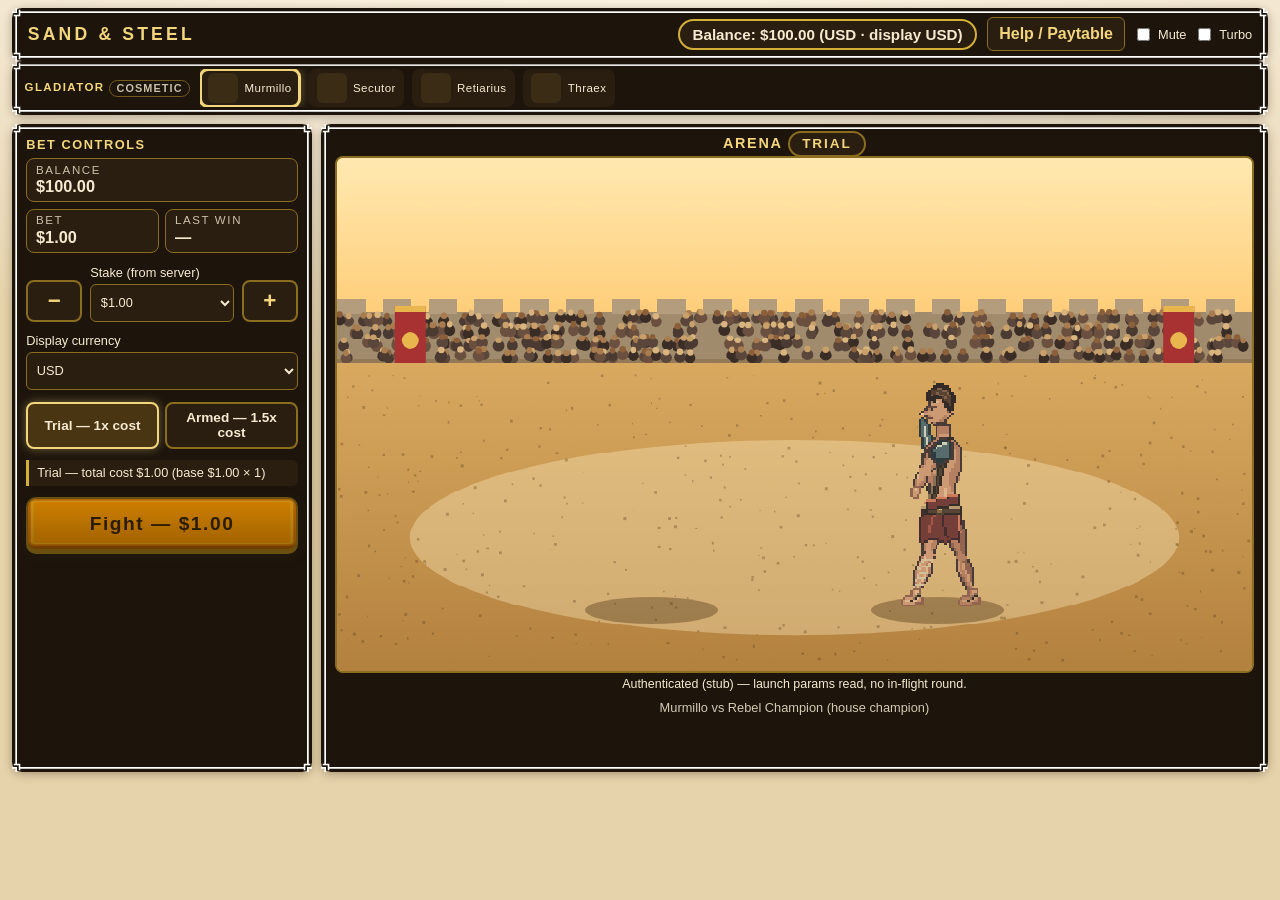
<file: index.html>
<!DOCTYPE html><html><head><meta charset="utf-8"><meta http-equiv="refresh" content="0; url=client/index.html"><title>SAND &amp; STEEL — playable demo</title></head><body style="background:#14100b;color:#d9a960;font-family:sans-serif;text-align:center;padding-top:20vh"><p>Loading the arena… <a style="color:#ffd97a" href="client/index.html">tap here if it doesn't load</a></p></body></html>
</file>
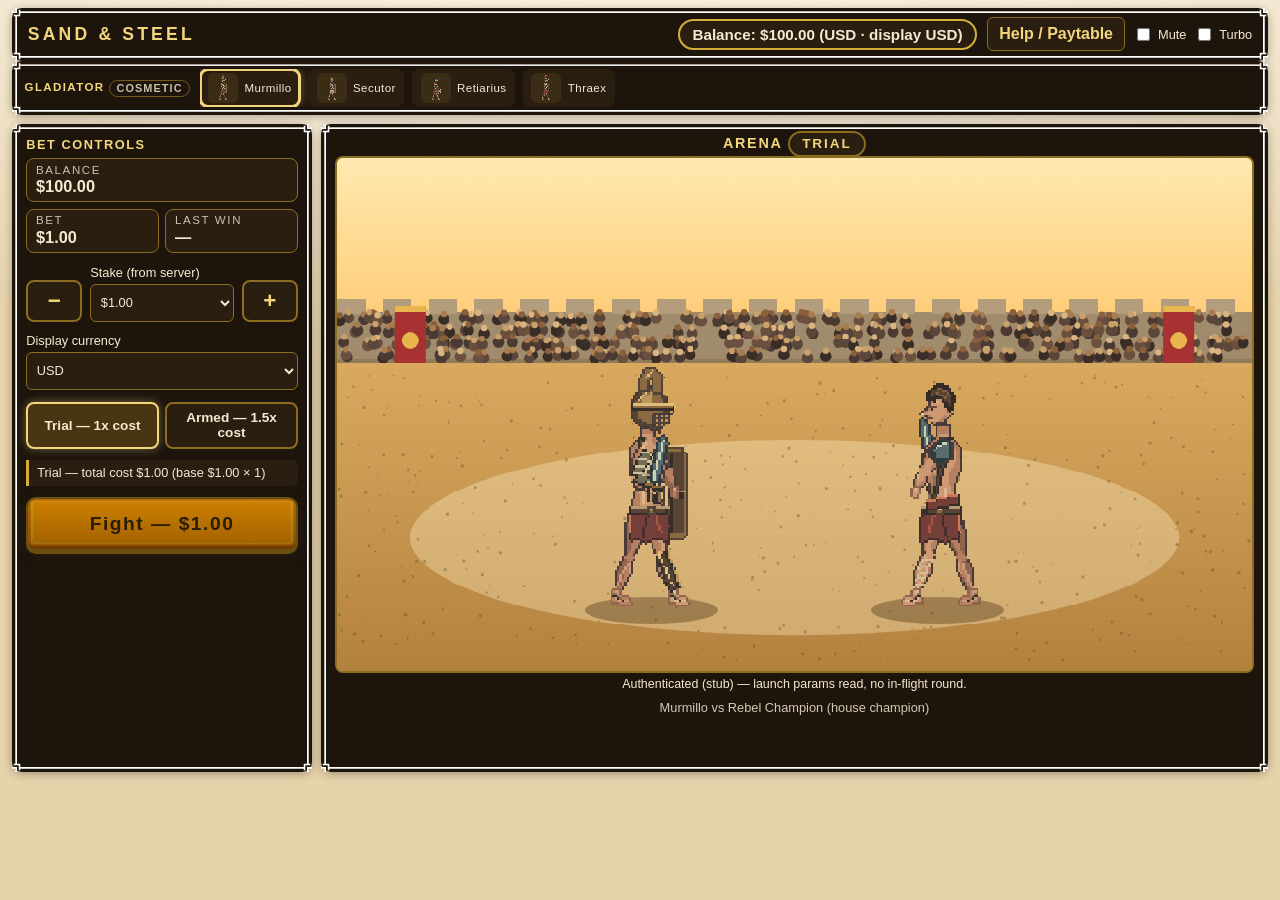
<file: client/index.html>
<!DOCTYPE html>
<html lang="en">
<head>
  <meta charset="utf-8" />
  <meta name="viewport" content="width=device-width, initial-scale=1" />
  <title>SAND &amp; STEEL</title>
  <link rel="icon" href="data:," />
  <link rel="stylesheet" href="./style.css" />
</head>
<body>
  <div id="page">
    <header id="topbar" class="panel">
      <div class="brand">
        <h1>SAND &amp; STEEL</h1>
        <p class="tagline">Gladiator arena casino</p>
      </div>
      <p id="balance" class="balance-pill">Balance: —</p>
      <div class="top-actions">
        <button id="help-open" type="button" class="btn-small">Help / Paytable</button>
        <label class="mute"><input id="mute" type="checkbox" /> Mute</label>
        <label class="mute"><input id="turbo" type="checkbox" /> Turbo</label>
      </div>
    </header>

    <section id="auth-error" class="panel" hidden>
      <p><strong>Could not connect to the game server.</strong></p>
      <p id="auth-error-text"></p>
      <p>No balance is shown because no balance was received — check your
        connection and try again.</p>
      <button id="auth-retry" type="button" class="btn-small">Retry</button>
    </section>

    <section id="resume" class="panel" hidden>
      <p id="resume-text"></p>
      <button id="resume-go" type="button" class="btn-small">Replay &amp; settle from record</button>
      <p id="resume-note"></p>
    </section>

    <!-- Single-screen desktop: slim fighter strip across the top, then one
         row: [bet control deck side panel | ARENA hero]. Mobile portrait
         (max-width:700px) keeps the stacked order (arena, strip, deck) and
         follows mockup A (betting) / mockup C (mid-fight). All game IDs
         unchanged (app.js contract). -->
    <main id="layout" class="casino">
      <div id="center">
        <section id="fighters" class="panel" aria-label="Choose your gladiator">
          <h2>Gladiator <span class="cosmetic-tag">cosmetic</span></h2>
          <div id="fighter-cards"></div>
          <p class="hint">Looks only — never sent to the RGS.</p>
        </section>

        <section id="stage" class="panel" aria-label="Arena">
          <h2>Arena <span id="mode-tag" class="trial">TRIAL</span></h2>
          <div id="arena-wrap">
            <canvas id="arena" width="960" height="540"
              aria-label="Arena bout between your gladiator and the house champion"></canvas>
            <div id="banner" hidden></div>
            <!-- Mobile: slim icon strip overlaid at the arena's bottom edge
                 (mute / turbo / help). Hidden on desktop, where these live
                 in the top bar. -->
            <div id="icon-strip" aria-label="Arena controls">
              <button type="button" class="icon-btn" id="icon-mute" aria-label="Mute" title="Mute">
                <svg viewBox="0 0 24 24"><path d="M3 9v6h4l5 4V5L8 9H3z"/><path d="M10 3L5 5l5 6M16 3L11 5l5 6z"/></svg>
              </button>
              <button type="button" class="icon-btn" id="icon-turbo" aria-label="Turbo" title="Turbo">
                <svg viewBox="0 0 24 24"><path d="M8 5l14 7L8 19z"/></svg>
              </button>
              <button type="button" class="icon-btn" id="icon-help" aria-label="Help / Paytable" title="Help">
                <svg viewBox="0 0 24 24"><circle cx="12" cy="12" r="9"/><path d="M12 11v6"/><circle cx="12" cy="7.5" r="0.5"/></svg>
              </button>
            </div>
          </div>
          <p id="status" role="status">Booting…</p>
          <p id="versus" aria-live="polite"></p>
          <p id="stage-line" aria-live="polite"></p>
          <p id="result" aria-live="polite"></p>
        </section>

        <section id="betpanel" class="panel" aria-label="Bet control deck">
          <h2>Bet controls</h2>
          <div id="deck-meters" aria-live="polite">
            <div class="meter wide"><span class="mlabel">Balance</span><strong id="deck-balance">—</strong></div>
            <div class="meter"><span class="mlabel">Bet</span><strong id="deck-bet">—</strong></div>
            <div class="meter"><span class="mlabel">Last win</span><strong id="deck-win">—</strong></div>
          </div>
          <div id="deck-controls">
            <div class="stepper" role="group" aria-label="Bet amount">
              <button id="bet-minus" type="button" class="step-btn" aria-label="Decrease bet">−</button>
              <label class="field stake-field">Stake (from server)
                <select id="stake"></select>
              </label>
              <button id="bet-plus" type="button" class="step-btn" aria-label="Increase bet">+</button>
            </div>
            <label class="field">Display currency
              <select id="currency">
                <option value="USD">USD</option>
                <option value="EUR">EUR</option>
                <option value="GBP">GBP</option>
                <option value="JPY">JPY</option>
                <option value="MXN">MXN</option>
                <option value="AUD">AUD</option>
              </select>
            </label>
            <div class="row" role="group" aria-label="Bout mode">
              <button id="mode-trial" type="button" class="mode-btn">Trial</button>
              <button id="mode-armed" type="button" class="mode-btn">Armed</button>
            </div>
            <p id="cost-line" class="cost">—</p>
            <div id="armed-confirm" hidden>
              <p id="armed-confirm-text"></p>
              <button id="armed-yes" type="button" class="btn-small">Confirm Armed Bout</button>
              <button id="armed-no" type="button" class="btn-small">Cancel</button>
            </div>
          </div>
          <button id="bet" type="button" class="bet-btn">Fight</button>

          <!-- Mobile portrait deck (mockup A): segmented Trial/Armed toggle,
               bet-amount row (½ • amount • 2x), one big full-width FIGHT
               button, compact balance / last-win row. Hidden on desktop. -->
          <div id="deck-mobile">
            <div class="seg" role="group" aria-label="Bout mode"></div>
            <div class="bet-row" role="group" aria-label="Bet amount">
              <button type="button" class="step" id="bet-half">&frac12;</button>
              <div class="amount" id="bet-amount">$1.00</div>
              <button type="button" class="step" id="bet-double">2x</button>
            </div>
            <div class="meta">
              <div>BALANCE<strong id="deck-balance-mobile">—</strong></div>
              <div class="win">LAST WIN<strong id="deck-win-mobile">—</strong></div>
            </div>
          </div>
        </section>

        <!-- Mobile fight-mode status bar (mockup C): round #, balance,
             result text, HP pips. Shown only while a bout is active. -->
        <div id="statusbar">
          <div class="row"><span>ROUND</span><span id="sb-round" class="bal">—</span><span>BALANCE</span><span id="sb-balance" class="bal">—</span></div>
          <div class="status" id="sb-status">—</div>
          <div class="hp" id="sb-hp"></div>
        </div>
      </div>
    </main>

    <div id="help-overlay" hidden>
      <div id="help-dialog" class="panel" role="dialog" aria-modal="true" aria-labelledby="help-title">
        <h2 id="help-title">Paytable &amp; rules</h2>
        <div id="help-body"></div>
        <button id="help-close" type="button" class="btn-small">Close</button>
      </div>
    </div>

  </div>
  <script src="../math/bout.js"></script>
  <script src="./clips.js"></script>
  <script src="./arena.js"></script>
  <script src="./sprites.js"></script>
  <script src="./choreography.js"></script>
  <script src="./rgs-client.js"></script>
  <script src="./audio.js"></script>
  <script src="./juice.js"></script>
  <script src="./app.js"></script>
</body>

</html>
</file>
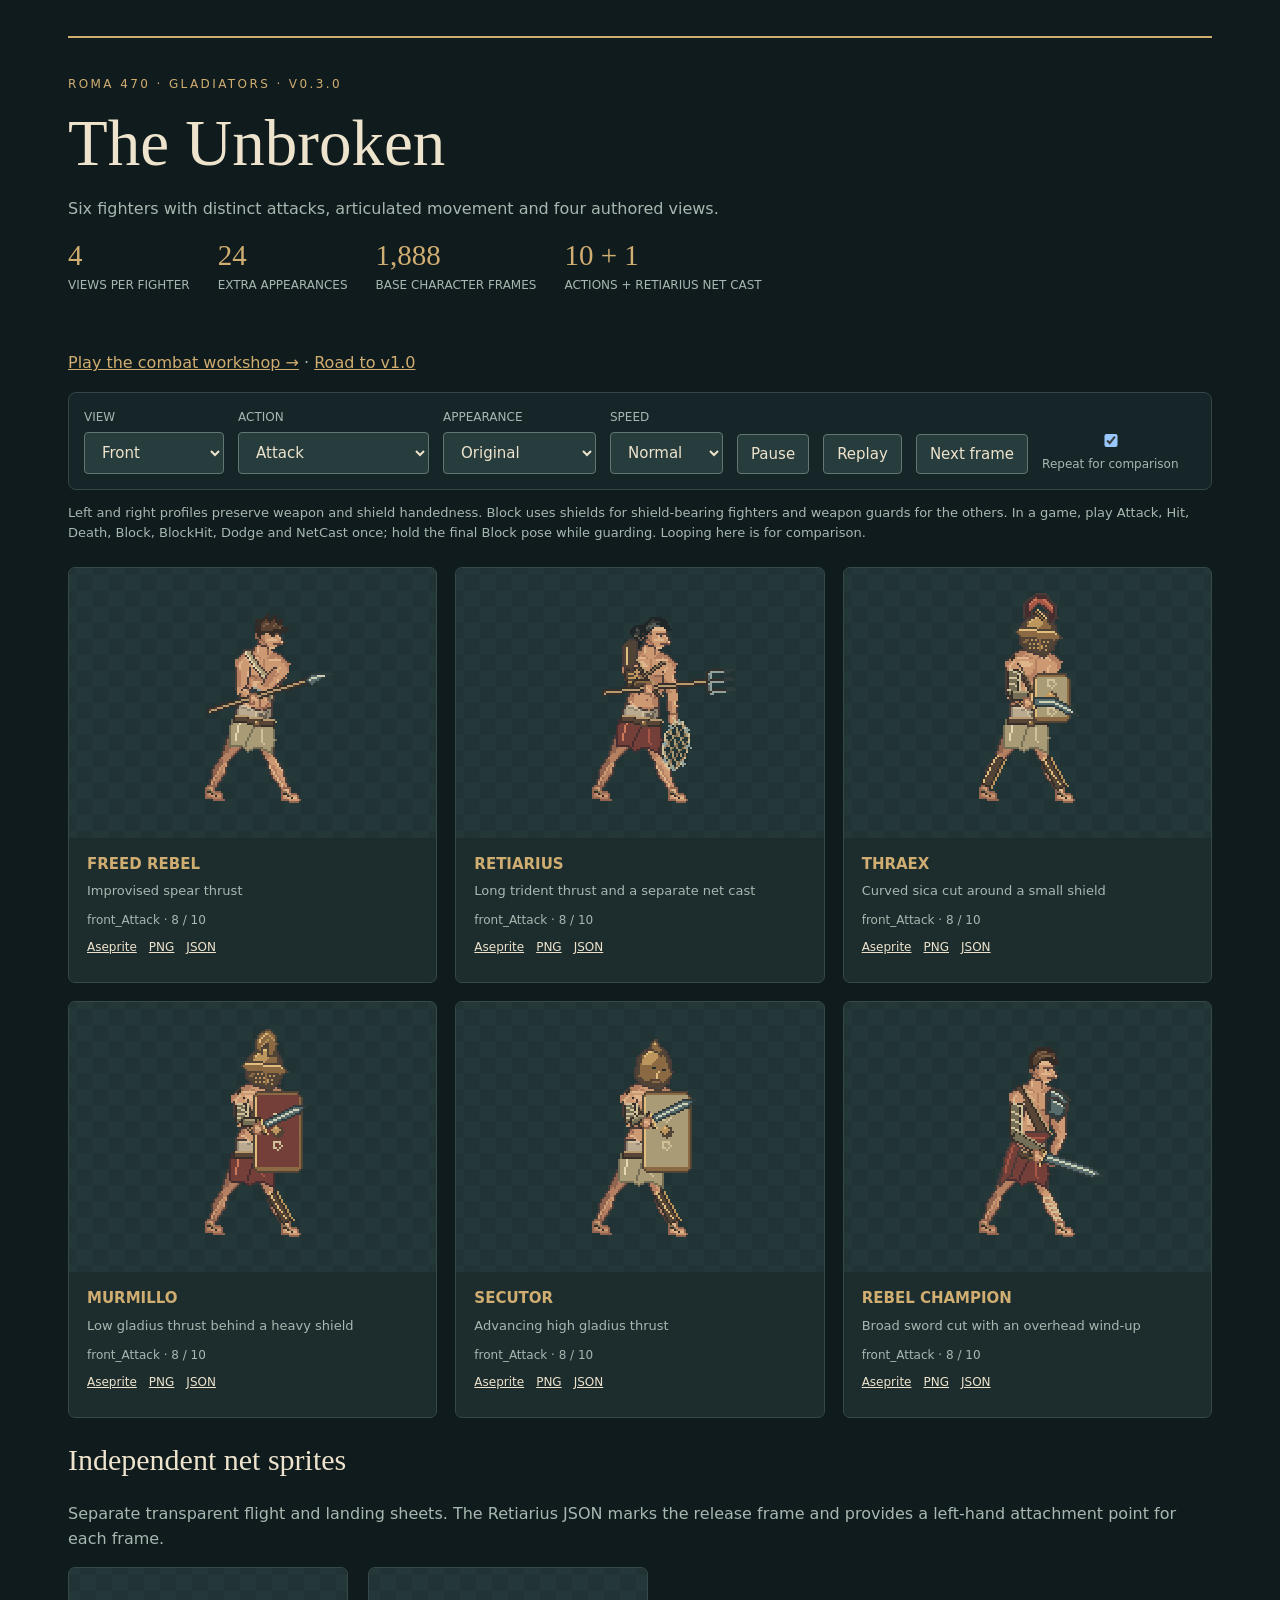
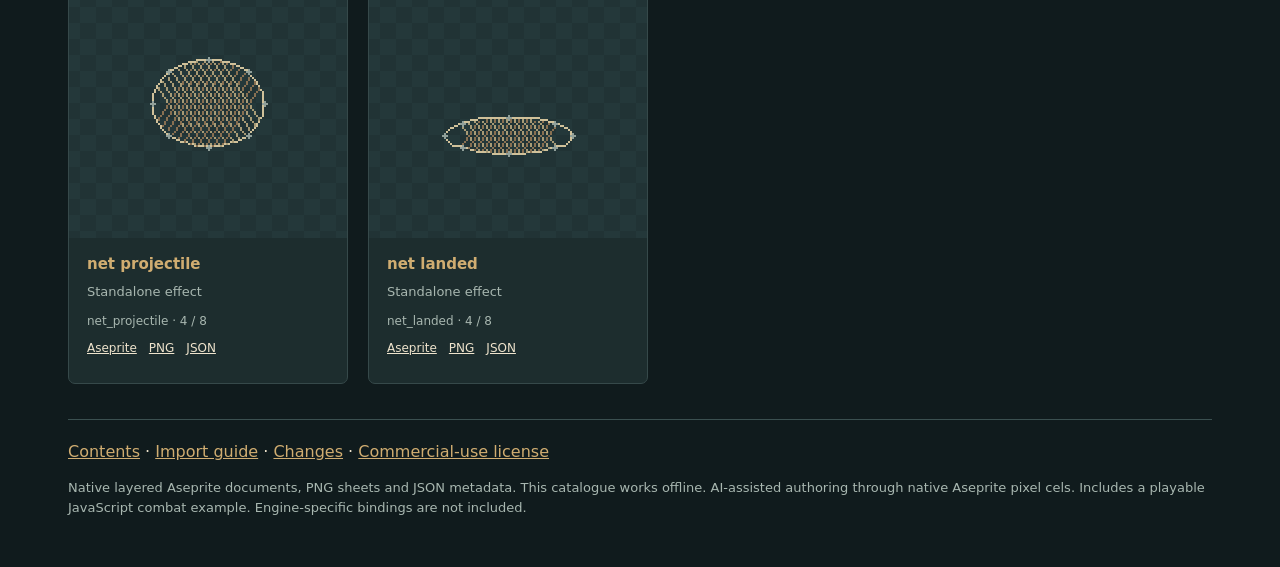
<file: assets/fighters/ROMA470_Gladiators_v0.3.0/index.html>
<!doctype html>
<html lang="en"><meta charset="utf-8"><meta name="viewport" content="width=device-width,initial-scale=1">
<title>The Unbroken — Gladiators v0.3.0</title>
<style>
:root{color-scheme:dark;--bg:#101b1d;--panel:#1d2d2e;--ink:#eee3cc;--gold:#d0ad71;--muted:#a8b7b0}*{box-sizing:border-box}body{margin:0;background:var(--bg);color:var(--ink);font:16px/1.55 system-ui,sans-serif}main{max-width:1200px;margin:auto;padding:36px 28px}header{border-top:2px solid var(--gold);padding:25px 0 20px}h1{font:clamp(36px,6vw,65px) Georgia;margin:4px 0 12px}h2{font:30px Georgia}p{color:var(--muted)}.eyebrow{font-size:12px;letter-spacing:.2em;color:var(--gold)}.controls{position:sticky;top:0;z-index:2;display:flex;flex-wrap:wrap;gap:14px;align-items:end;padding:15px;background:#172629f5;border:1px solid #344647;border-radius:8px}label{display:grid;gap:5px;font-size:12px;color:var(--muted)}select,button{font:15px system-ui;padding:10px 13px;background:#273c3d;border:1px solid #627774;color:var(--ink);border-radius:4px}button{cursor:pointer}button:hover{border-color:var(--gold)}.grid{display:grid;grid-template-columns:repeat(3,minmax(0,1fr));gap:18px;margin-top:24px}.card{background:var(--panel);border:1px solid #36494a;border-radius:7px;overflow:hidden}.stage{background:repeating-conic-gradient(#213335 0 25%,#24383a 0 50%) 50%/32px 32px;display:grid;place-items:center;min-height:270px}.stage canvas{width:256px;height:256px;image-rendering:pixelated}.card .info{padding:15px 18px}.info h3{margin:0;color:var(--gold);font-size:15px}.info p{margin:5px 0 10px;font-size:13px}.info a{color:var(--ink);font-size:12px;margin-right:12px}.status{font-variant-numeric:tabular-nums;min-height:21px;font-size:12px;color:var(--muted)}a{color:var(--gold)}.facts{display:flex;gap:28px;flex-wrap:wrap;margin:18px 0}.facts strong{display:block;font:29px Georgia;color:var(--gold)}.facts span{font-size:12px;color:var(--muted)}footer{border-top:1px solid #3b5050;padding-top:20px;margin-top:35px}.note{font-size:13px}.effects{display:flex;gap:20px;flex-wrap:wrap}.effects .card{width:280px}button:focus-visible,select:focus-visible,a:focus-visible{outline:2px solid var(--gold);outline-offset:3px}@media(max-width:850px){.grid{grid-template-columns:repeat(2,minmax(0,1fr))}}@media(max-width:540px){main{padding:20px 14px}.grid{grid-template-columns:1fr}.controls{position:static}.stage{min-height:260px}}
</style>
<main><header><p class="eyebrow">ROMA 470 · GLADIATORS · V0.3.0</p><h1>The Unbroken</h1><p>Six fighters with distinct attacks, articulated movement and four authored views.</p><div class="facts"><div><strong>4</strong><span>VIEWS PER FIGHTER</span></div><div><strong>24</strong><span>EXTRA APPEARANCES</span></div><div><strong>1,888</strong><span>BASE CHARACTER FRAMES</span></div><div><strong>10 + 1</strong><span>ACTIONS + RETIARIUS NET CAST</span></div></div></header>
<p><a href="CombatDemo/index.html">Play the combat workshop →</a> · <a href="V1_RELEASE_CHECKLIST.md">Road to v1.0</a></p>
<div class="controls"><label>VIEW<select id="view"><option value="front">Front</option><option value="rear">Rear</option><option value="right">Right profile</option><option value="left">Left profile</option></select></label><label>ACTION<select id="action"></select></label><label>APPEARANCE<select id="appearance"><option value="0">Original</option><option value="1">Appearance 1</option><option value="2">Appearance 2</option><option value="3">Appearance 3</option><option value="4">Appearance 4</option></select></label><label>SPEED<select id="speed"><option value="0.5">½ speed</option><option value="1" selected>Normal</option></select></label><button id="play">Pause</button><button id="restart">Replay</button><button id="step">Next frame</button><label><input id="repeat" type="checkbox" checked> Repeat for comparison</label></div>
<p class="note">Left and right profiles preserve weapon and shield handedness. Block uses shields for shield-bearing fighters and weapon guards for the others. In a game, play Attack, Hit, Death, Block, BlockHit, Dodge and NetCast once; hold the final Block pose while guarding. Looping here is for comparison.</p>
<section class="grid" id="fighters" aria-label="Animated fighters"></section><h2>Independent net sprites</h2><p>Separate transparent flight and landing sheets. The Retiarius JSON marks the release frame and provides a left-hand attachment point for each frame.</p><section class="effects" id="effects"></section>
<footer><a href="README.md">Contents</a> · <a href="IMPORT_GUIDE.md">Import guide</a> · <a href="CHANGELOG.md">Changes</a> · <a href="LICENSE.txt">Commercial-use license</a><p class="note">Native layered Aseprite documents, PNG sheets and JSON metadata. This catalogue works offline. AI-assisted authoring through native Aseprite pixel cels. Includes a playable JavaScript combat example. Engine-specific bindings are not included.</p></footer></main>
<script src="catalog-data.js"></script><script>
'use strict';
const $=id=>document.getElementById(id),states=[],cache=new Map();let playing=true,last=0;
const actions=['Idle','Walk','Hold','Attack','Hit','Death','Charge','Block','BlockHit','Dodge','NetCast'];
for(const name of actions)$('action').add(new Option(name==='NetCast'?'NetCast (Retiarius)':name,name));$('action').value='Attack';
function picture(src){if(!cache.has(src)){const image=new Image;image.src=src;cache.set(src,image)}return cache.get(src)}
function card(base,parent,effect=false){const el=document.createElement('article');el.className='card';el.innerHTML='<div class="stage"><canvas width="128" height="128" aria-label="'+base.name+' animation"></canvas></div><div class="info"><h3></h3><p class="kind"></p><div class="status"></div><p class="files"></p></div>';parent.append(el);el.querySelector('h3').textContent=base.name.replaceAll('_',' ');const state={base,el,ctx:el.querySelector('canvas').getContext('2d'),effect,at:0,elapsed:0,ended:false};states.push(state);return state}
for(const u of PACK.units)card(u,$('fighters'));for(const e of PACK.effects)card(e,$('effects'),true);
function choose(s){let u=s.base;if(!s.effect&&$('appearance').value!=='0')u=PACK.variants.find(v=>v.baseId===s.base.id&&v.appearance===Number($('appearance').value));s.u=u;s.sheet=picture(u.image);const desired=s.effect?u.id:$('view').value+'_'+$('action').value;s.tag=u.animation.meta.frameTags.find(t=>t.name===desired);s.missing=!s.tag;if(s.missing)s.tag=u.animation.meta.frameTags.find(t=>t.name===$('view').value+'_Idle');s.at=s.tag.from;s.elapsed=0;s.ended=false;s.el.querySelector('.kind').textContent=s.missing?'NetCast is exclusive to Retiarius.':s.effect?'Standalone effect':u.appearance?'Appearance '+u.appearance+' · '+['Light','Warm','Medium','Dark'][u.skin-1]+' skin':u.role;s.el.querySelector('.files').innerHTML='<a href="'+u.source+'">Aseprite</a><a href="'+u.image+'">PNG</a><a href="'+u.data+'">JSON</a>';draw(s)}
function draw(s){const f=s.u.animation.frames[s.at],c=s.ctx;c.clearRect(0,0,128,128);c.imageSmoothingEnabled=false;if(s.sheet.complete&&s.sheet.naturalWidth)c.drawImage(s.sheet,f.frame.x,f.frame.y,128,128,0,0,128,128);const event=(s.u.animation.meta.events||[]).find(e=>e.frame===s.at);s.el.querySelector('.status').textContent=s.tag.name+' · '+(s.at-s.tag.from+1)+' / '+(s.tag.to-s.tag.from+1)+(event?' · '+event.event:'')}
function tick(time){const delta=Math.min(time-last,120)*Number($('speed').value);last=time;for(const s of states){if(playing&&!s.ended&&!s.missing){s.elapsed+=delta;while(s.elapsed>=s.u.animation.frames[s.at].duration){s.elapsed-=s.u.animation.frames[s.at].duration;if(s.at<s.tag.to)s.at++;else if($('repeat').checked||s.tag.loop)s.at=s.tag.from;else{s.ended=true;break}}}draw(s)}requestAnimationFrame(tick)}
function reset(){for(const s of states)choose(s);playing=true;$('play').textContent='Pause'}
for(const id of ['view','action','appearance'])$(id).onchange=reset;$('restart').onclick=reset;$('play').onclick=()=>{playing=!playing;$('play').textContent=playing?'Pause':'Play'};$('step').onclick=()=>{playing=false;$('play').textContent='Play';for(const s of states){s.at=s.at===s.tag.to?s.tag.from:s.at+1;draw(s)}};reset();requestAnimationFrame(tick);
</script></html>
</file>
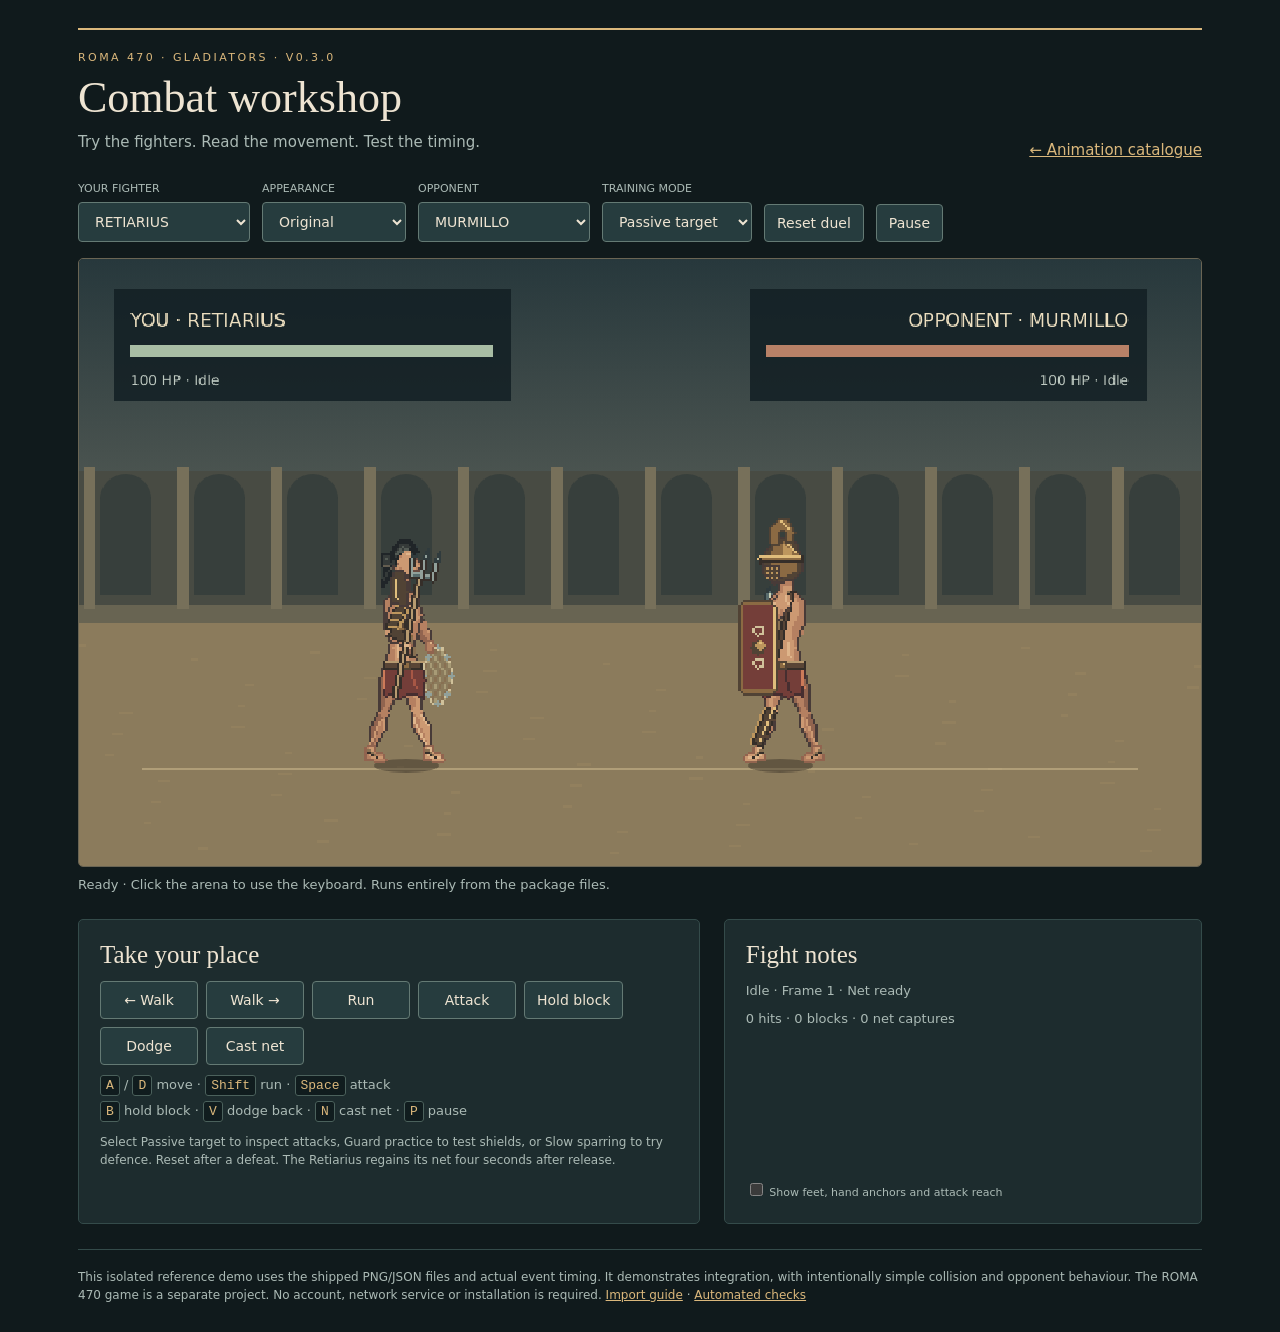
<file: assets/fighters/ROMA470_Gladiators_v0.3.0/CombatDemo/index.html>
<!doctype html>
<html lang="en"><meta charset="utf-8"><meta name="viewport" content="width=device-width,initial-scale=1">
<title>The Unbroken — Combat workshop</title>
<style>
:root{color-scheme:dark;--bg:#101a1c;--panel:#1d2c2e;--gold:#dbb87c;--ink:#eee4d2;--muted:#abbab5}*{box-sizing:border-box}body{margin:0;background:var(--bg);color:var(--ink);font:15px/1.5 system-ui,sans-serif}main{max-width:1180px;margin:auto;padding:28px}header{display:flex;justify-content:space-between;align-items:end;border-top:2px solid var(--gold);padding:20px 0}.kicker{font-size:11px;letter-spacing:.22em;color:var(--gold)}h1{font:44px Georgia;margin:5px 0}h2{font:25px Georgia;margin:0 0 12px}p{color:var(--muted);margin:8px 0}a{color:var(--gold)}button,select{background:#263c3e;border:1px solid #647a74;color:var(--ink);border-radius:4px;padding:10px 12px;font:14px system-ui}button{cursor:pointer;touch-action:none}button:hover{border-color:var(--gold)}button:disabled{opacity:.45;cursor:default}button:focus-visible,select:focus-visible,canvas:focus-visible,a:focus-visible{outline:2px solid var(--gold);outline-offset:3px}.toolbar{display:flex;gap:12px;flex-wrap:wrap;align-items:end;margin-bottom:16px}label{font-size:11px;color:var(--muted);display:grid;gap:4px}.stage{border:1px solid #6a6554;border-radius:5px;overflow:hidden;background:#332f29}canvas{display:block;width:100%;height:auto;image-rendering:pixelated}.below{display:grid;grid-template-columns:1.3fr 1fr;gap:24px;margin-top:24px}.panel{border:1px solid #344b4a;padding:21px;background:var(--panel);border-radius:5px}.buttons{display:flex;flex-wrap:wrap;gap:8px}.buttons button{min-width:98px}.keys{font-size:13px;line-height:1.9}kbd{background:#101c1e;border:1px solid #4b615c;padding:2px 5px;border-radius:3px;color:var(--gold)}.meter{font-variant-numeric:tabular-nums;font-size:13px}#events{height:128px;overflow:auto;font:12px/1.8 ui-monospace,monospace;padding-left:0;list-style:none;color:var(--muted)}#load{font-size:13px;min-height:20px}.hint{font-size:12px}footer{margin-top:25px;padding-top:18px;border-top:1px solid #344b4a;color:var(--muted);font-size:12px}@media(max-width:700px){main{padding:15px}.below{grid-template-columns:1fr}header{display:block}h1{font-size:34px}}
</style>
<main><header><div><div class="kicker">ROMA 470 · GLADIATORS · V0.3.0</div><h1>Combat workshop</h1><p>Try the fighters. Read the movement. Test the timing.</p></div><a href="../index.html">← Animation catalogue</a></header>
<div class="toolbar"><label>YOUR FIGHTER<select id="fighter"></select></label><label>APPEARANCE<select id="appearance"><option value="0">Original</option><option value="1">Appearance 1</option><option value="2">Appearance 2</option><option value="3">Appearance 3</option><option value="4">Appearance 4</option></select></label><label>OPPONENT<select id="opponent"></select></label><label>TRAINING MODE<select id="mode"><option value="sparring">Slow sparring</option><option value="passive" selected>Passive target</option><option value="guard">Guard practice</option></select></label><button id="reset">Reset duel</button><button id="pause">Pause</button></div>
<div class="stage"><canvas id="arena" width="960" height="520" tabindex="0" aria-label="Playable gladiator arena. A and D move, Shift runs, Space attacks, B blocks, V dodges, N casts a net."></canvas></div>
<p id="load" role="status">Loading native sprite exports…</p>
<div class="below"><section class="panel"><h2>Take your place</h2><div class="buttons"><button data-hold="left">← Walk</button><button data-hold="right">Walk →</button><button data-hold="charge">Run</button><button data-action="Attack">Attack</button><button data-hold="block">Hold block</button><button data-action="Dodge">Dodge</button><button data-action="NetCast" id="net">Cast net</button></div><p class="keys"><kbd>A</kbd> / <kbd>D</kbd> move · <kbd>Shift</kbd> run · <kbd>Space</kbd> attack<br><kbd>B</kbd> hold block · <kbd>V</kbd> dodge back · <kbd>N</kbd> cast net · <kbd>P</kbd> pause</p><p class="hint">Select Passive target to inspect attacks, Guard practice to test shields, or Slow sparring to try defence. Reset after a defeat. The Retiarius regains its net four seconds after release.</p></section>
<section class="panel"><h2>Fight notes</h2><p id="state" class="meter" aria-live="off"></p><p id="stats" class="meter"></p><ul id="events" aria-label="Recent combat events"></ul><label><span><input id="anchors" type="checkbox"> Show feet, hand anchors and attack reach</span></label></section></div>
<footer>This isolated reference demo uses the shipped PNG/JSON files and actual event timing. It demonstrates integration, with intentionally simple collision and opponent behaviour. The ROMA 470 game is a separate project. No account, network service or installation is required. <a href="../IMPORT_GUIDE.md">Import guide</a> · <a href="../Validation/COMBAT_TESTS.json">Automated checks</a></footer></main>
<script src="../catalog-data.js"></script><script src="combat-core.js"></script><script>
'use strict';
const $=id=>document.getElementById(id),canvas=$('arena'),ctx=canvas.getContext('2d'),cache=new Map(),held=new Set();
let arena,paused=false,ready=false,last=0,lastNote='',lastStatus='',loadVersion=0;
for(const u of PACK.units){$('fighter').add(new Option(u.name,u.id));$('opponent').add(new Option(u.name,u.id))}
$('fighter').value='retiarius';$('opponent').value='murmillo';
function picture(path){if(!cache.has(path)){const im=new Image();im.src='../'+path;cache.set(path,im)}return cache.get(path)}
function waitImage(path){return new Promise((resolve,reject)=>{const im=picture(path);if(im.complete&&im.naturalWidth)return resolve();im.addEventListener('load',resolve,{once:true});im.addEventListener('error',()=>reject(new Error(path)),{once:true})})}
function preload(u){const paths=Object.values(u.directional).map(d=>d.image);if(u.netless)paths.push(...Object.values(u.netless).map(d=>d.image));return Promise.all(paths.map(waitImage))}
async function reset(){
  const ticket=++loadVersion;ready=false;held.clear();$('load').textContent='Loading native sprite exports…';
  const id=$('fighter').value,appearance=Number($('appearance').value);
  const player=appearance?id+'_appearance_'+appearance:id;
  arena=new GladiatorCombat.Arena(PACK,{player,enemy:$('opponent').value,mode:$('mode').value});
  try{await Promise.all(arena.actors.map(a=>preload(a.unit)));await Promise.all(PACK.effects.map(e=>waitImage(e.image)));if(ticket!==loadVersion)return;ready=true;paused=false;$('pause').textContent='Pause';$('load').textContent='Ready · Click the arena to use the keyboard. Runs entirely from the package files.';lastNote=null;lastStatus=null;render();}
  catch(e){if(ticket===loadVersion)$('load').textContent='Could not load '+e.message+'. Keep CombatDemo beside the package folders.';}
}
function input(){return {axis:(held.has('right')?1:0)-(held.has('left')?1:0),charge:held.has('charge'),block:held.has('block')}}
function command(action){if(ready&&!paused)arena.command(action);canvas.focus({preventScroll:true})}
function togglePause(){paused=!paused;held.clear();$('pause').textContent=paused?'Resume':'Pause'}
for(const el of document.querySelectorAll('[data-action]'))el.onclick=()=>command(el.dataset.action);
for(const el of document.querySelectorAll('[data-hold]')){
  el.onpointerdown=e=>{if(!ready||paused)return;el.setPointerCapture(e.pointerId);held.add(el.dataset.hold);e.preventDefault()};
  el.onpointerup=el.onpointercancel=el.onlostpointercapture=()=>held.delete(el.dataset.hold);
}
const keyMap={KeyA:'left',ArrowLeft:'left',KeyD:'right',ArrowRight:'right',ShiftLeft:'charge',ShiftRight:'charge',KeyB:'block'};
window.addEventListener('keydown',e=>{if(['SELECT','INPUT'].includes(e.target.tagName))return;if(!ready)return;if(keyMap[e.code]){e.preventDefault();held.add(keyMap[e.code]);return}const action={Space:'Attack',KeyV:'Dodge',KeyN:'NetCast'}[e.code];if(action){e.preventDefault();if(!e.repeat)command(action)}if(e.code==='KeyP'&&!e.repeat)togglePause()});
window.addEventListener('keyup',e=>{if(keyMap[e.code])held.delete(keyMap[e.code])});
window.addEventListener('blur',()=>held.clear());document.addEventListener('visibilitychange',()=>{held.clear();if(document.hidden){paused=true;$('pause').textContent='Resume'}});
for(const id of ['fighter','appearance','opponent','mode'])$(id).onchange=reset;$('reset').onclick=reset;$('pause').onclick=togglePause;
function drawActor(a){
  const dir=a.animation.direction,set=!a.netReady&&a.unit.netless?a.unit.netless:a.unit.directional;
  const im=picture(set[dir].image),offset=a.unit.animation.meta.frameTags.find(t=>t.name.startsWith(dir+'_')).from;
  const f=a.animation.frame-offset,x=Math.round(a.x-64),y=a.y-114;
  ctx.fillStyle='#241f1a66';ctx.beginPath();ctx.ellipse(a.x,a.y+1,a.hp?14:32,3,0,0,Math.PI*2);ctx.fill();
  if(im.complete&&im.naturalWidth)ctx.drawImage(im,(f%8)*128,Math.floor(f/8)*128,128,128,x,y,128,128);
  if(a.boundUntil>arena.time){ctx.fillStyle='#e4d2a1';ctx.font='7px system-ui';ctx.textAlign='center';ctx.fillText('ENTANGLED',a.x,a.y-106)}
  if($('anchors').checked){const frame=a.animation.data.frames[a.animation.frame];for(const [name,p] of Object.entries(frame.anchors)){ctx.fillStyle=name.includes('foot')?'#80d5b9':'#efba78';ctx.fillRect(a.x+p.x-65,a.y+p.y-115,2,2)}ctx.strokeStyle=a.active?'#e6b875':'#77939166';ctx.beginPath();ctx.moveTo(a.x,a.y-52);ctx.lineTo(a.x+a.facing*GladiatorCombat.reach[a.id],a.y-52);ctx.stroke();}
}
function drawEffect(id,age,x,y){const e=PACK.effects.find(e=>e.id===id),im=picture(e.image);const f=Math.min(e.animation.frames.length-1,Math.floor(age/80));const rect=e.animation.frames[f].frame;if(im.complete&&im.naturalWidth)ctx.drawImage(im,rect.x,rect.y,128,128,Math.round(x-64),Math.round(y-(id==='net_landed'?80:64)),128,128)}
function render(){
  ctx.setTransform(2,0,0,2,0,0);ctx.imageSmoothingEnabled=false;
  const sky=ctx.createLinearGradient(0,0,0,200);sky.addColorStop(0,'#27383c');sky.addColorStop(1,'#747467');ctx.fillStyle=sky;ctx.fillRect(0,0,480,260);
  ctx.fillStyle='#484b43';ctx.fillRect(0,91,480,59);ctx.fillStyle='#686452';ctx.fillRect(0,148,480,8);ctx.fillStyle='#8b7b5c';ctx.fillRect(0,156,480,104);
  for(let x=0;x<480;x+=40){ctx.fillStyle='#373f3c';ctx.fillRect(x+9,102,22,42);ctx.beginPath();ctx.arc(x+20,103,11,Math.PI,0);ctx.fill();ctx.fillStyle='#77705a';ctx.fillRect(x+2,89,5,61)}
  ctx.fillStyle='#ae946633';for(let i=0;i<75;i++){const x=(i*71)%480,y=165+(i*17)%90;ctx.fillRect(x,y,3+i%4,1)}
  ctx.fillStyle='#e7d2a366';ctx.fillRect(27,218,426,1);
  if(arena){
    for(const a of arena.actors)drawActor(a);
    for(const n of arena.landings)drawEffect('net_landed',n.age,n.x,n.y-2);
    for(const n of arena.projectiles)drawEffect('net_projectile',n.age,n.x,n.y);
    arena.actors.forEach((a,i)=>{const x=i?294:22;ctx.fillStyle='#132024dd';ctx.fillRect(x-7,13,170,48);ctx.textAlign=i?'right':'left';ctx.fillStyle='#eddfc0';ctx.font='8px system-ui';ctx.fillText((i?'OPPONENT · ':'YOU · ')+a.unit.name.replace(' / APPEARANCE ',' / '),i?449:22,29);ctx.fillStyle='#383d36';ctx.fillRect(x,37,155,5);ctx.fillStyle=i?'#b88167':'#a8bda4';ctx.fillRect(x,37,155*a.hp/100,5);ctx.font='6px system-ui';ctx.fillStyle='#bfcac2';ctx.fillText(a.hp+' HP · '+a.action,i?449:22,54)});
    if(paused||arena.actors.some(a=>!a.hp)){ctx.fillStyle='#132024d9';ctx.fillRect(105,78,270,44);ctx.textAlign='center';ctx.fillStyle='#e5c58f';ctx.font='14px Georgia';ctx.fillText(paused?'Paused':arena.actors[0].hp?'Duel won':'Defeated — try again',240,97);ctx.font='7px system-ui';ctx.fillStyle='#becbc1';ctx.fillText(paused?'Resume to continue':'Reset duel to practice another matchup',240,111)}
    const player=arena.actors[0];$('net').disabled=player.id!=='retiarius'||!player.netReady||player.hp<=0;
    const net=player.id==='retiarius'?(player.netReady?'Net ready':'Net returns in '+Math.max(0,(player.netReturnsAt-arena.time)/1000).toFixed(1)+'s'):'No net equipped';
    const state=player.action+' · Frame '+(player.animation.frame-player.animation.tag.from+1)+' · '+net;
    if(state!==lastStatus){$('state').textContent=state;lastStatus=state}
    const s=arena.stats;$('stats').textContent=s.hits+' hits · '+s.blocks+' blocks · '+s.captures+' net captures';
    const notes=arena.events.slice(-5).reverse().map(e=>(e.time/1000).toFixed(2)+'s  '+(e.actor?'Opponent':'You')+' · '+e.type.replaceAll('_',' ')).join('\n');
    if(notes!==lastNote){$('events').replaceChildren(...notes.split('\n').filter(Boolean).map(t=>{const li=document.createElement('li');li.textContent=t;return li}));lastNote=notes}
  }
}
function loop(time){const dt=Math.min(50,time-last);last=time;if(ready&&!paused)arena.advance(dt,input());render();requestAnimationFrame(loop)}
reset();requestAnimationFrame(loop);
</script></html>
</file>
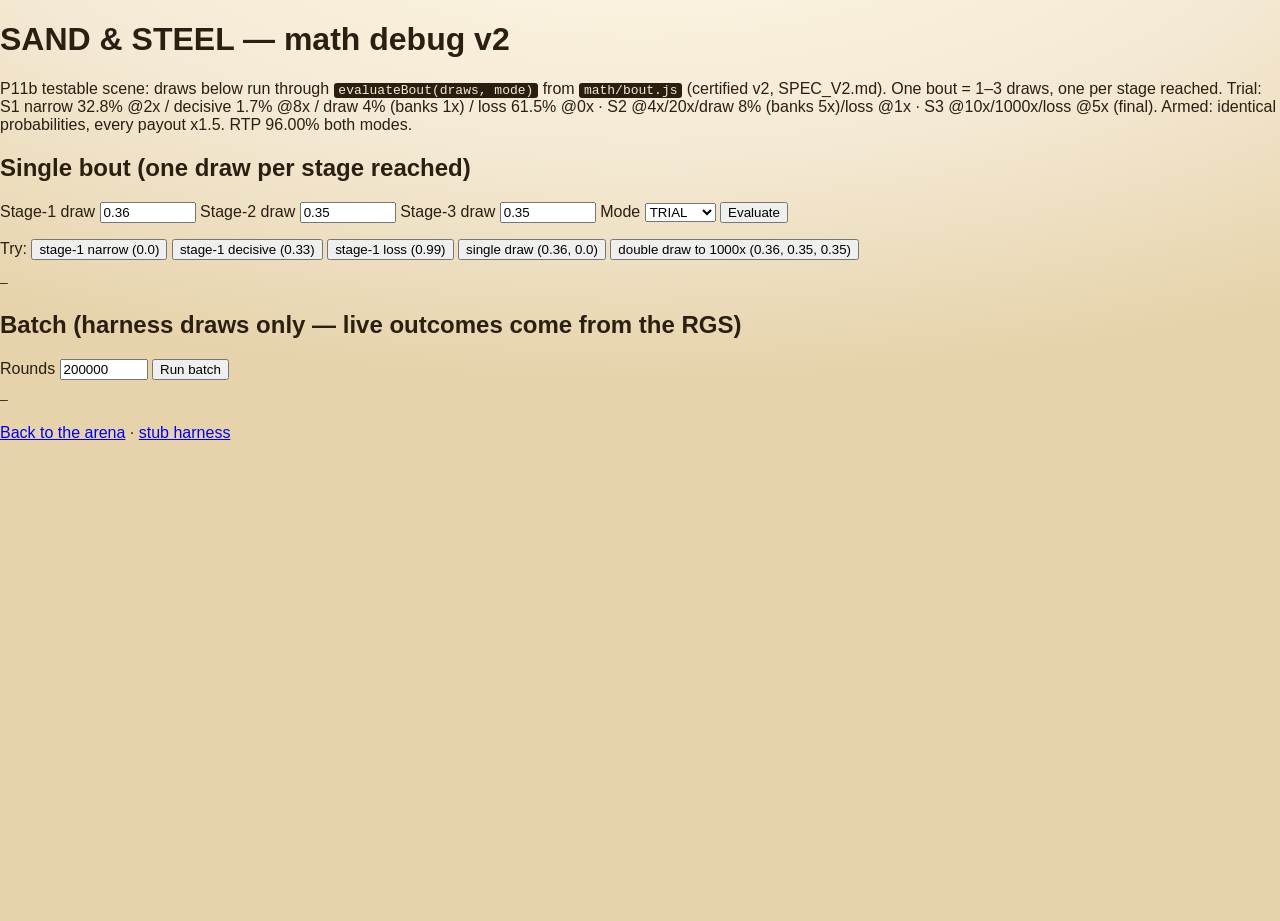
<file: client/debug.html>
<!DOCTYPE html>
<html lang="en">
<head>
  <meta charset="utf-8" />
  <meta name="viewport" content="width=device-width, initial-scale=1" />
  <title>SAND &amp; STEEL — Math debug v2 (draw escalation)</title>
  <link rel="icon" href="data:," />
  <link rel="stylesheet" href="./style.css" />
</head>
<body>
  <main id="app">
    <h1>SAND &amp; STEEL — math debug v2</h1>
    <p>P11b testable scene: draws below run through
      <code>evaluateBout(draws, mode)</code> from <code>math/bout.js</code>
      (certified v2, SPEC_V2.md). One bout = 1&ndash;3 draws, one per stage
      reached. Trial: S1 narrow 32.8% @2x / decisive 1.7% @8x / draw 4%
      (banks 1x) / loss 61.5% @0x &middot; S2 @4x/20x/draw 8% (banks 5x)/loss
      @1x &middot; S3 @10x/1000x/loss @5x (final). Armed: identical
      probabilities, every payout x1.5. RTP 96.00% both modes.</p>

    <section>
      <h2>Single bout (one draw per stage reached)</h2>
      <label>Stage-1 draw <input id="draw0" type="number" min="0" max="0.999999" step="0.01" value="0.36" /></label>
      <label>Stage-2 draw <input id="draw1" type="number" min="0" max="0.999999" step="0.01" value="0.35" /></label>
      <label>Stage-3 draw <input id="draw2" type="number" min="0" max="0.999999" step="0.01" value="0.35" /></label>
      <label>Mode
        <select id="mode">
          <option value="TRIAL">TRIAL</option>
          <option value="ARMED">ARMED</option>
        </select>
      </label>
      <button id="eval" type="button">Evaluate</button>
      <p>
        Try:
        <button type="button" data-preset="narrow">stage-1 narrow (0.0)</button>
        <button type="button" data-preset="decisive">stage-1 decisive (0.33)</button>
        <button type="button" data-preset="loss">stage-1 loss (0.99)</button>
        <button type="button" data-preset="draw">single draw (0.36, 0.0)</button>
        <button type="button" data-preset="dd1000">double draw to 1000x (0.36, 0.35, 0.35)</button>
      </p>
      <pre id="single-out">—</pre>
    </section>

    <section>
      <h2>Batch (harness draws only — live outcomes come from the RGS)</h2>
      <label>Rounds <input id="rounds" type="number" min="1000" max="2000000" step="1000" value="200000" /></label>
      <button id="run" type="button">Run batch</button>
      <pre id="batch-out">—</pre>
    </section>

    <p><a href="./index.html">Back to the arena</a> · <a href="./index.html?stub=1">stub harness</a></p>
  </main>
  <script src="../math/bout.js"></script>
  <script>
    (function () {
      'use strict';
      var B = window.SandSteelMath;
      var $ = function (id) { return document.getElementById(id); };

      var PRESETS = {
        narrow: ['0.0', '', ''],
        decisive: ['0.33', '', ''],
        loss: ['0.99', '', ''],
        draw: ['0.36', '0.0', ''],
        dd1000: ['0.36', '0.35', '0.35'],
      };
      Array.prototype.forEach.call(document.querySelectorAll('[data-preset]'), function (btn) {
        btn.addEventListener('click', function () {
          var p = PRESETS[btn.getAttribute('data-preset')];
          $('draw0').value = p[0]; $('draw1').value = p[1]; $('draw2').value = p[2];
        });
      });

      // Sequential deal: keep drawing while the bout ends mid-escalation.
      function dealBout(draws, mode) {
        var used = [];
        for (var i = 0; i < draws.length; i++) {
          used.push(draws[i]);
          try {
            return { draws: used.slice(), bout: B.evaluateBout(used, mode) };
          } catch (e) {
            if (i < draws.length - 1 && /mid-bout/.test(e.message)) continue;
            throw e;
          }
        }
        throw new Error('no draws supplied');
      }

      function fmtBout(deal, mode, baseBet) {
        var lines = ['draws: [' + deal.draws.map(function (d) { return d.toFixed(6); }).join(', ') + ']'];
        deal.bout.stages.forEach(function (s) {
          lines.push('  stage ' + (s.stageIndex + 1) + ': ' + s.result +
            (s.payoutMult == null ? ' (banks floor)' : ' @ ' + s.payoutMult + 'x'));
        });
        lines.push('terminal: ' + deal.bout.payoutMult + 'x' +
          ' · payout on $1 base: $' + (B.payoutFor(mode, deal.bout, baseBet) / 1000000).toFixed(6));
        return lines.join('\n');
      }

      $('eval').addEventListener('click', function () {
        var mode = $('mode').value;
        var raw = [$('draw0').value, $('draw1').value, $('draw2').value]
          .filter(function (v) { return v !== ''; })
          .map(parseFloat);
        try {
          if (!raw.length || raw.some(function (d) { return !(d >= 0 && d < 1); }) ||
              raw.some(isNaN)) {
            throw new Error('supply 1-3 draws in [0, 1)');
          }
          $('single-out').textContent = mode + '\n' + fmtBout(dealBout(raw, mode), mode, 1000000);
        } catch (e) {
          $('single-out').textContent = 'Error: ' + e.message;
        }
      });

      $('run').addEventListener('click', function () {
        var n = Math.min(2000000, Math.max(1, parseInt($('rounds').value, 10) || 0));
        var out = [];
        ['TRIAL', 'ARMED'].forEach(function (mode) {
          var cost = B.totalCostFor(mode, 1000000);
          var paid = 0, bouts3 = 0, maxWins = 0, hit = 0;
          for (var i = 0; i < n; i++) {
            var draws = [Math.random()];
            var bout;
            for (;;) {
              try { bout = B.evaluateBout(draws, mode); break; }
              catch (e) { draws.push(Math.random()); }
            }
            paid += B.payoutFor(mode, bout, 1000000);
            if (bout.payoutMult > 0) hit++;
            if (bout.stages.length === 3) bouts3++;
            var top = mode === 'TRIAL' ? 1000 : 1500;
            if (bout.payoutMult === top) maxWins++;
          }
          out.push(mode + ': hit ' + (100 * hit / n).toFixed(2) + '% (theory 38.53%)' +
            ' · empirical RTP ' + (100 * paid / (n * cost)).toFixed(2) + '% vs 96.00%' +
            ' · 3-stage bouts ' + (100 * bouts3 / n).toFixed(2) + '% (theory ~0.32%)' +
            ' · max wins ' + maxWins + '/' + n + ' (theory ~1/17377)');
        });
        $('batch-out').textContent = out.join('\n');
      });
    })();
  </script>
</body>
</html>
</file>
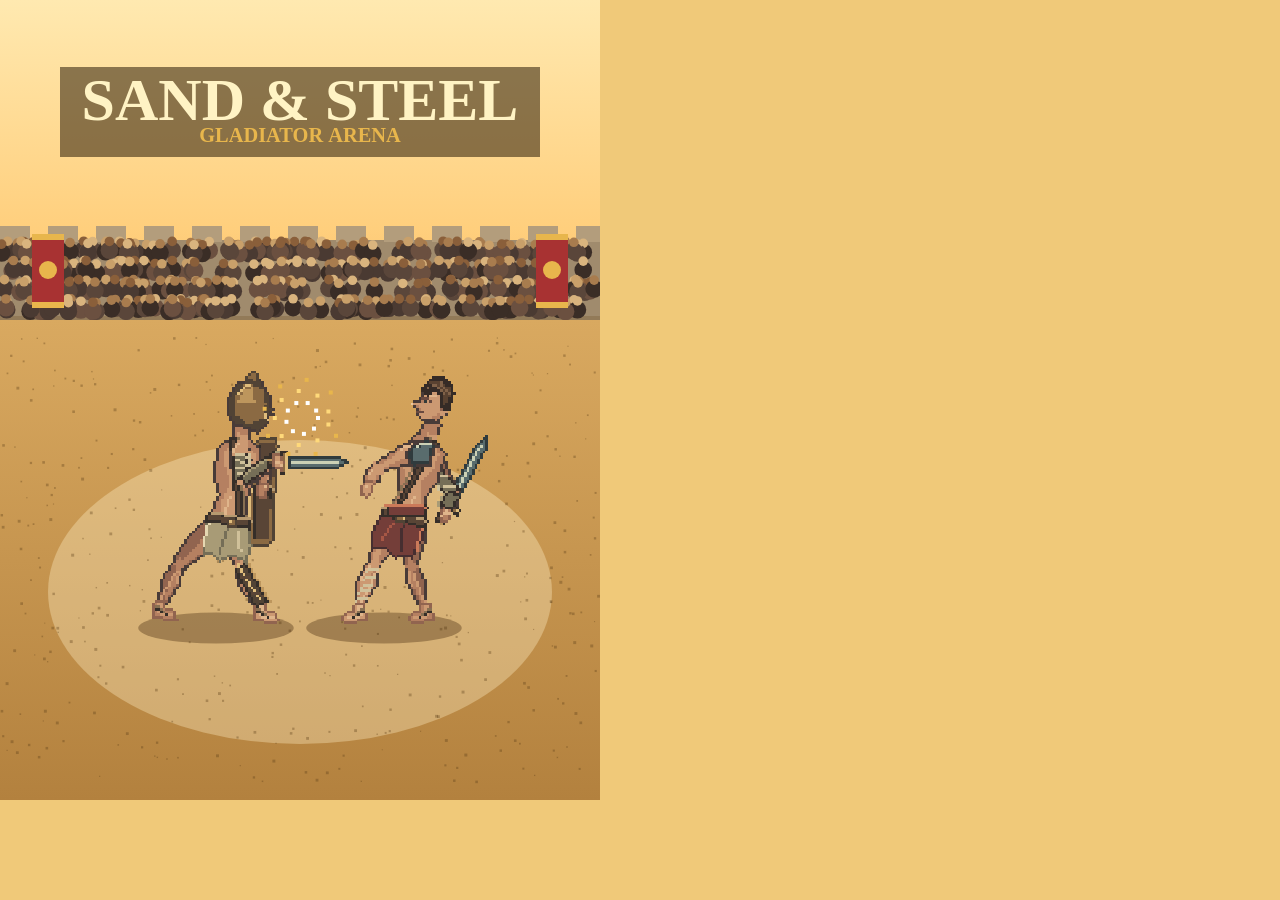
<file: assets/tile/make-tile.html>
<!DOCTYPE html>
<!-- SAND & STEEL — tile key-art renderer (Phase 3, P13).
  Renders bright key art (arena + two fighters mid-clash + title in the safe
  area, no dark edges, no Stake branding) at exact submission sizes, driven
  by ?w= &h= query params. Export with the tile script (screenshots the
  canvas element at deviceScaleFactor=1 for pixel-exact output):
    tile  3:4  (?w=600&h=800)   -> assets/tile/tile-3x4.png
    cover 16:9 (?w=1280&h=720)  -> assets/tile/cover-16x9.png
  Sizes per docs/rgs-ground-truth.md: the submission form blocks unless a
  3:4 tile + 16:9 cover are supplied. -->
<html lang="en">
<head>
  <meta charset="utf-8" />
  <title>SAND &amp; STEEL — tile renderer</title>
  <style>
    html, body { margin: 0; padding: 0; background: #f0c979; }
    canvas { display: block; image-rendering: pixelated; }
  </style>
</head>
<body>
  <canvas id="tile"></canvas>
  <script src="../../client/clips.js"></script>
  <script src="../../client/arena.js"></script>
  <script src="../../client/sprites.js"></script>
  <script>
    (function () {
      'use strict';
      var q = new URLSearchParams(window.location.search);
      var W = parseInt(q.get('w') || '600', 10);
      var H = parseInt(q.get('h') || '800', 10);
      var cv = document.getElementById('tile');
      cv.width = W; cv.height = H;
      var ctx = cv.getContext('2d');
      ctx.imageSmoothingEnabled = false;

      var crowd = window.SandSteelArena.makeCrowd();
      var SP = window.SandSteelSprites.createPlayer(window.SandSteelClips);
      // NOTE: root-relative sprite path — this page lives in /assets/tile/,
      // so the '../assets/...' helper in sprites.js would resolve wrongly here.

      // Mid-clash: player lunges (attack, active frame), champion reels (hit).
      var player = SP.makeFighter('secutor', 'right');
      var champ = SP.makeFighter('rebel_champion', 'left');
      SP.setClip(player, 'attack'); player.idx = 5;
      SP.setClip(champ, 'hit'); champ.idx = 2;
      var scale = H / 300; // fighters own the frame at any tile size
      player.scale = scale; champ.scale = scale;
      player.x = W * 0.36; player.y = H * 0.78;
      champ.x = W * 0.64; champ.y = H * 0.78;

      function paint() {
        // Full-bleed bright arena — no dark edges anywhere.
        window.SandSteelArena.drawArena(ctx, W, H, 1200, crowd);
        SP.drawShadow(ctx, player, 70 * scale / 2.4, 14 * scale / 2.4);
        SP.drawShadow(ctx, champ, 70 * scale / 2.4, 14 * scale / 2.4);
        SP.draw(ctx, player);
        SP.draw(ctx, champ);
        // Clash spark burst between the blades.
        var cx = W * 0.5, cy = H * 0.52;
        var cols = ['#ffffff', '#ffd97a', '#e8b64c'];
        for (var i = 0; i < 26; i++) {
          var a = (i / 26) * 6.283;
          var r = (H * 0.02) + (i % 3) * H * 0.014;
          ctx.fillStyle = cols[i % 3];
          ctx.fillRect(cx + Math.cos(a) * r, cy + Math.sin(a) * r, 4, 4);
        }
        // Title in the safe area (centered, central 80% width).
        // Fit the title inside the safe width — never overflow the bar.
        var fs = Math.min(W * 0.13, H * 0.09);
        ctx.font = 'bold ' + fs + 'px Georgia, serif';
        while (ctx.measureText('SAND & STEEL').width > W * 0.74 && fs > 8) {
          fs -= 2;
          ctx.font = 'bold ' + fs + 'px Georgia, serif';
        }
        ctx.textAlign = 'center';
        ctx.textBaseline = 'middle';
        var ty = H * 0.14;
        ctx.fillStyle = 'rgba(42, 28, 8, 0.55)';
        ctx.fillRect(W * 0.1, ty - fs * 0.75, W * 0.8, fs * 1.5);
        ctx.fillStyle = '#fff3c4';
        ctx.fillText('SAND & STEEL', W * 0.5, ty - fs * 0.12);
        ctx.fillStyle = '#e8b64c';
        ctx.font = 'bold ' + (fs * 0.34) + 'px Georgia, serif';
        ctx.fillText('GLADIATOR ARENA', W * 0.5, ty + fs * 0.42);
        window.__tileReady = true;
      }

      var loaded = 0;
      [['secutor', player], ['rebel_champion', champ]].forEach(function (pair) {
        var img = new Image();
        img.onload = function () {
          pair[1].img = img; pair[1].loaded = true;
          if (++loaded === 2) paint();
        };
        img.onerror = function () { if (++loaded === 2) paint(); };
        img.src = window.location.origin +
          '/assets/fighters/ROMA470_Gladiators_v0.3.0/Characters/PNG/' +
          pair[0] + '.png';
      });
      // Sky+title underlay even if sprites fail: never ship a blank tile.
      setTimeout(function () { if (!window.__tileReady) paint(); }, 3000);
    })();
  </script>
</body>
</html>
</file>
<file: client/style.css>
/* SAND & STEEL — casino-browser layout (P17b).
 *
 * Single centered column: compact fighter strip, hero arena (~60-65% of
 * viewport width on desktop), compact control deck below. Panels keep the
 * gold-on-dark casino chrome (Kenney Fantasy UI borders + gold BET button).
 * Banners, mode tag, HP/result rules unchanged (no-LDW: WIN gold "+amount",
 * LOSS flat "DEFEAT", DRAW blue floor callout, ARMED intro ember).
 */

:root {
  --sand: #f4e9d4;
  --sand-deep: #e6d3ab;
  --ink: #2a1f10;
  --panel: #1d150c;
  --panel-soft: #2a1e10;
  --gold: #d4af37;
  --gold-hi: #f3d67c;
  --gold-deep: #8a6d1f;
  --cream: #f5ead0;
  --win: #9fe870;
  --loss: #ff9d6b;
  --danger: #ff8a7a;
}

* { box-sizing: border-box; }

/* Approval checklist: no double-tap zoom on controls/canvas on touch devices. */
button, select, input, canvas { touch-action: manipulation; }

html { scroll-padding-top: 84px; }

body {
  margin: 0;
  color: var(--ink);
  font-family: "Trebuchet MS", Verdana, sans-serif;
  background:
    radial-gradient(1200px 500px at 50% -120px, #fff8e6 0%, var(--sand) 55%, var(--sand-deep) 100%);
  min-height: 100vh;
}

#page { max-width: 1280px; margin: 0 auto; padding: 0.75rem 0.75rem 2rem; }

/* --- dark gold-trimmed panels (fantasy border asset + fallback) --- */
.panel {
  background: var(--panel);
  color: var(--cream);
  border: 3px solid var(--gold);
  border-image-source: url("../assets/ui/Fantasy UI Borders/PNG/Default/Border/panel-border-000.png");
  border-image-slice: 12;
  border-image-width: 10px;
  border-radius: 10px;
  padding: 0.9rem 1rem;
  box-shadow: 0 2px 10px rgba(42, 31, 16, 0.35);
}

.panel h2 {
  margin: 0 0 0.6rem;
  font-size: 1rem;
  letter-spacing: 0.12em;
  text-transform: uppercase;
  color: var(--gold-hi);
}

/* --- top bar (sticky: balance always visible, compliance) --- */
#topbar {
  display: flex;
  align-items: center;
  gap: 1rem;
  flex-wrap: wrap;
  position: sticky;
  top: 0;
  z-index: 5;
}

.brand h1 { margin: 0; font-size: 1.5rem; letter-spacing: 0.18em; color: var(--gold-hi); }
.brand .tagline { margin: 0; font-size: 0.8rem; opacity: 0.75; }

.balance-pill {
  margin: 0 0 0 auto;
  padding: 0.45rem 1rem;
  border: 2px solid var(--gold);
  border-radius: 999px;
  background: var(--panel-soft);
  font-weight: bold;
  font-size: 1.05rem;
  white-space: nowrap;
}

.top-actions { display: flex; align-items: center; gap: 0.75rem; }
.mute { font-size: 0.9rem; display: flex; align-items: center; gap: 0.3rem; }

#status {
  margin: 0.6rem 0.2rem;
  font-size: 0.9rem;
  min-height: 1.2em;
}

/* --- casino column: arena is the hero --- */
#layout.casino {
  display: flex;
  justify-content: center;
  align-items: flex-start;
}

#center {
  width: min(980px, 64vw);
  min-width: 0;
  display: flex;
  flex-direction: column;
  gap: 0.9rem;
}

/* --- compact fighter strip (cosmetic, never competes with arena) --- */
#fighters { padding: 0.6rem 0.8rem; }
#fighters h2 { font-size: 0.85rem; margin-bottom: 0.45rem; }
.cosmetic-tag {
  font-size: 0.68rem;
  letter-spacing: 0.1em;
  border: 1px solid var(--gold-deep);
  border-radius: 999px;
  padding: 0.1em 0.6em;
  color: var(--cream);
  opacity: 0.8;
  vertical-align: middle;
}
#fighter-cards {
  display: flex;
  gap: 0.5rem;
  overflow-x: auto;
  padding-bottom: 0.15rem;
}

.fighter-card {
  background: var(--panel-soft);
  border: 2px solid transparent;
  border-radius: 8px;
  padding: 0.3rem 0.5rem;
  color: var(--cream);
  cursor: pointer;
  display: flex;
  align-items: center;
  gap: 0.4rem;
  font: inherit;
  flex: 0 0 auto;
  min-width: 0;
  min-height: 44px;
}

.fighter-card canvas {
  width: 40px;
  height: 40px;
  image-rendering: pixelated;
  background: radial-gradient(circle at 50% 65%, #3a2c15 0 34px, #241a0d 36px);
  border-radius: 6px;
  flex: 0 0 auto;
}

.fighter-card .fname { font-size: 0.8rem; letter-spacing: 0.04em; white-space: nowrap; }
.fighter-card.selected { border-color: var(--gold-hi); box-shadow: 0 0 0 1px var(--gold-hi), 0 0 12px rgba(243, 214, 124, 0.45); }
.fighter-card:focus-visible { outline: 2px solid var(--gold-hi); outline-offset: 2px; }
#fighters .hint { margin: 0.35rem 0 0; }

/* --- arena hero (dominant visual, slot reel-grid feel) --- */
#stage { text-align: center; }
#stage h2 { font-size: 1.1rem; }

#arena-wrap {
  position: relative;
  line-height: 0;
}

#arena {
  width: 100%;
  aspect-ratio: 16 / 9;
  image-rendering: pixelated;
  border: 2px solid var(--gold-deep);
  border-radius: 8px;
  background: #f0c979;
}

/* Result banner overlay (P12, no-LDW):
 * WIN shows "+amount" plainly on gold; LOSS shows "DEFEAT" flat and
 * subdued — no glow, no win-styled effects, ever. */
#banner {
  position: absolute;
  left: 50%;
  top: 12%;
  transform: translateX(-50%);
  line-height: 1.2;
  font-size: clamp(1.3rem, 4.5vw, 2.6rem);
  font-weight: bold;
  letter-spacing: 0.08em;
  padding: 0.35em 0.9em;
  border-radius: 10px;
  max-width: 94%;
  text-align: center;
}

#banner[hidden] { display: none; }

#banner.win {
  color: #2a1c05;
  background: var(--gold-hi);
  border: 3px solid #6b4f10;
  box-shadow: 0 0 18px rgba(243, 214, 124, 0.8);
}

#banner.loss {
  color: #e8ddc4;
  background: rgba(42, 31, 16, 0.85);
  border: 2px solid #6b5a40;
}

/* Draw-transition banner (P12b): banked floor, informational — neither
 * win-styled nor loss-styled. Smaller type so the two-line floor text fits
 * inside the arena. */
#banner.draw {
  color: #f5ead0;
  background: #3d5a80;
  border: 3px solid #98c1d9;
  font-size: clamp(1rem, 3.2vw, 1.6rem);
}

/* Armed intro banner (P14): pre-round mode callout over the walk-in —
 * ember red on gold, visually distinct from win/loss/draw banners. */
#banner.armed {
  color: #ffe9a8;
  background: #7a1f1f;
  border: 3px solid #e8b64c;
  box-shadow: 0 0 22px rgba(255, 120, 20, 0.75);
  letter-spacing: 0.18em;
}

/* Persistent mode tag in the arena header (P14/P17b): players always know
 * which mode they are in, idle or mid-bout. Unmistakable at a glance. */
#mode-tag {
  font-size: 0.85rem;
  letter-spacing: 0.14em;
  padding: 0.25em 0.9em;
  border-radius: 999px;
  vertical-align: middle;
  border: 2px solid var(--gold-deep);
  background: var(--panel-soft);
  color: var(--gold-hi);
}
#mode-tag.armed {
  border-color: #ff7a2e;
  background: #7a1f1f;
  color: #ffe9a8;
  box-shadow: 0 0 10px rgba(255, 120, 20, 0.6);
}

/* Armed selection: the arena frame glows ember while Armed is selected. */
body.armed #arena { border-color: #ff7a2e; box-shadow: 0 0 14px rgba(255, 120, 20, 0.55); }

#versus { font-size: 0.95rem; opacity: 0.85; margin: 0.5rem 0 0; }
#stage-line {
  font-size: 1rem;
  opacity: 0.95;
  margin: 0.25rem 0 0;
  color: #98c1d9;
  min-height: 1.4em;
  font-weight: bold;
}

#result { min-height: 2.6em; font-weight: bold; font-size: 1.15rem; }
#result.win { color: var(--win); }
#result.loss { color: var(--loss); }

/* --- control deck (compact, casino conventions) --- */
#betpanel .field { display: block; margin: 0.55rem 0; font-size: 0.9rem; }
#betpanel select {
  display: block;
  width: 100%;
  margin-top: 0.25rem;
  background: var(--panel-soft);
  color: var(--cream);
  border: 1px solid var(--gold-deep);
  border-radius: 6px;
  padding: 0.5rem;
  font: inherit;
  min-height: 44px;
}

#deck-meters {
  display: grid;
  grid-template-columns: 1fr 1fr;
  gap: 0.6rem;
  margin-bottom: 0.4rem;
}
.meter {
  background: var(--panel-soft);
  border: 1px solid var(--gold-deep);
  border-radius: 8px;
  padding: 0.45rem 0.7rem;
  display: flex;
  flex-direction: column;
  gap: 0.1rem;
}
.meter .mlabel {
  font-size: 0.72rem;
  letter-spacing: 0.14em;
  text-transform: uppercase;
  opacity: 0.8;
}
.meter strong { font-size: 1.2rem; }
.meter.wide { grid-column: 1 / -1; }
#deck-win.positive { color: var(--win); }

#deck-controls { display: flex; flex-direction: column; }

.stepper { display: flex; align-items: stretch; gap: 0.5rem; }
.stepper .stake-field { flex: 1; margin: 0.35rem 0; }
.step-btn {
  flex: 0 0 56px;
  align-self: end;
  min-width: 56px;
  min-height: 48px;
  margin-bottom: 0.35rem;
  font: inherit;
  font-size: 1.4rem;
  font-weight: bold;
  border-radius: 8px;
  border: 2px solid var(--gold-deep);
  background: var(--panel-soft);
  color: var(--gold-hi);
  cursor: pointer;
}
.step-btn:active { transform: translateY(1px); }

.row { display: flex; gap: 0.6rem; margin: 0.6rem 0; }

.mode-btn {
  flex: 1;
  min-height: 48px;
  font: inherit;
  font-weight: bold;
  padding: 0.55rem 0.4rem;
  border-radius: 8px;
  border: 2px solid var(--gold-deep);
  background: var(--panel-soft);
  color: var(--cream);
  cursor: pointer;
}
.mode-btn.active {
  border-color: var(--gold-hi);
  background: #4a3512;
  box-shadow: 0 0 10px rgba(243, 214, 124, 0.4);
}

.cost {
  margin: 0.4rem 0;
  padding: 0.5rem 0.6rem;
  background: var(--panel-soft);
  border-left: 3px solid var(--gold);
  border-radius: 0 6px 6px 0;
  font-size: 0.95rem;
}

/* FIGHT button: one big unmissable control (Kenney yellow-button texture). */
.bet-btn {
  width: 100%;
  margin-top: 0.4rem;
  padding: 1.1rem 1rem;
  min-height: 64px;
  font: inherit;
  font-size: 1.5rem;
  font-weight: bold;
  letter-spacing: 0.08em;
  color: #2a1c05;
  cursor: pointer;
  border: 2px solid #6b4f10;
  border-radius: 10px;
  background-color: var(--gold);
  background-image:
    linear-gradient(rgba(243, 214, 124, 0.55), rgba(138, 109, 31, 0.55)),
    url("../assets/ui/UI Pack/PNG/Yellow/Default/button_rectangle_depth_flat.png");
  background-size: 100% 100%, 100% 100%;
  background-blend-mode: multiply;
  box-shadow: 0 3px 0 #6b4f10, 0 4px 12px rgba(42, 31, 16, 0.5);
}
.bet-btn:active:not(:disabled) { transform: translateY(2px); box-shadow: 0 1px 0 #6b4f10; }
.bet-btn:disabled { opacity: 0.5; cursor: default; }

.btn-small {
  font: inherit;
  font-weight: bold;
  padding: 0.45rem 0.9rem;
  border-radius: 6px;
  border: 1px solid var(--gold-deep);
  background: var(--panel-soft);
  color: var(--gold-hi);
  cursor: pointer;
  min-height: 44px;
}
.btn-small:hover { border-color: var(--gold-hi); }

#armed-confirm, #resume { margin: 0.6rem 0; }
#armed-confirm {
  border: 1px solid var(--gold-deep);
  border-radius: 6px;
  padding: 0.6rem;
  background: var(--panel-soft);
}
#armed-confirm[hidden], #resume[hidden], #auth-error[hidden], #help-overlay[hidden] { display: none; }

/* Mobile-only UI (shown only within the max-width:700px query below). */
#icon-strip, #deck-mobile, #statusbar { display: none; }

#auth-error { border-color: var(--danger); margin: 0.6rem 0; }
#resume { margin: 0.6rem 0; }

.hint { font-size: 0.82rem; opacity: 0.8; }
.hint a { color: var(--gold-hi); }
code { background: var(--panel-soft); color: var(--cream); padding: 0 0.3rem; border-radius: 3px; }

/* --- help overlay --- */
#help-overlay {
  position: fixed;
  inset: 0;
  background: rgba(42, 31, 16, 0.6);
  display: flex;
  align-items: center;
  justify-content: center;
  padding: 1rem;
  z-index: 10;
}

#help-dialog { max-width: 520px; max-height: 85vh; overflow-y: auto; }
#help-dialog table { width: 100%; border-collapse: collapse; font-size: 0.9rem; margin: 0.5rem 0; }
#help-dialog th, #help-dialog td { border: 1px solid var(--gold-deep); padding: 0.35rem 0.5rem; text-align: left; }
#help-dialog th { color: var(--gold-hi); }
#help-dialog p, #help-dialog li { font-size: 0.9rem; }

#config {
  margin-top: 0.9rem;
  text-align: left;
  background: rgba(29, 21, 12, 0.85);
  color: #cbbd9a;
  padding: 0.7rem;
  border-radius: 6px;
  overflow-x: auto;
  font-size: 0.75rem;
}

/* --- single-screen desktop (wide): slim header, one row [deck | arena] ---
 * The whole game must fit 900px-high viewports with NO vertical scroll: the
 * page is a fixed 100dvh flex column, and the arena width is capped by the
 * available height so 16:9 never pushes the page over. Mobile portrait
 * (max-width:700px below) keeps the stacked order untouched. */
@media (min-width: 701px) {
  #page {
    max-width: 1560px;
    height: 100vh;
    height: 100dvh;
    display: flex;
    flex-direction: column;
    padding: 0.5rem 0.75rem 0.4rem;
    overflow: clip;
  }

  /* Slim header: one compact row, no tagline. */
  #topbar { flex: 0 0 auto; gap: 0.6rem; padding: 0.4rem 0.8rem; flex-wrap: nowrap; }
  .brand h1 { font-size: 1.1rem; }
  .brand .tagline { display: none; }
  .balance-pill { font-size: 0.95rem; padding: 0.3rem 0.8rem; }
  .top-actions { gap: 0.5rem; }
  .top-actions .btn-small { min-height: 34px; padding: 0.25rem 0.7rem; }
  .mute { font-size: 0.8rem; }

  #status { flex: 0 0 auto; margin: 0.25rem 0.2rem; font-size: 0.78rem; min-height: 1em; }

  #layout.casino { flex: 1 1 auto; min-height: 0; display: flex; }
  #center {
    flex: 1;
    width: 100%;
    min-height: 0;
    display: grid;
    grid-template-columns: minmax(240px, 300px) minmax(0, 1fr);
    grid-template-rows: auto minmax(0, 1fr);
    grid-template-areas:
      "fighters fighters"
      "betpanel stage";
    gap: 0.55rem;
    align-items: stretch;
  }

  /* Thin top fighter strip: single row, small cards, no hint text. */
  #fighters { grid-area: fighters; padding: 0.3rem 0.6rem; display: flex; align-items: center; gap: 0.6rem; }
  #fighters h2 { font-size: 0.72rem; margin: 0; white-space: nowrap; }
  #fighter-cards { flex: 1; padding-bottom: 0; }
  .fighter-card { min-height: 38px; padding: 0.15rem 0.4rem; }
  .fighter-card canvas { width: 30px; height: 30px; }
  .fighter-card .fname { font-size: 0.72rem; }
  #fighters .hint { display: none; }

  /* Left side deck: compact, internal scroll only as a safety net. */
  #betpanel { grid-area: betpanel; min-height: 0; min-width: 0; overflow-y: auto; padding: 0.6rem 0.7rem; display: flex; flex-direction: column; }
  #betpanel h2 { font-size: 0.8rem; margin-bottom: 0.4rem; }
  #deck-meters { grid-template-columns: 1fr 1fr; gap: 0.4rem; }
  .meter.wide { grid-column: 1 / -1; }
  .meter { padding: 0.3rem 0.55rem; }
  .meter strong { font-size: 1.02rem; }
  #betpanel .field { margin: 0.35rem 0; font-size: 0.8rem; }
  #betpanel select { min-height: 38px; padding: 0.35rem; }
  .step-btn { min-height: 42px; margin-bottom: 0.35rem; }
  .row { margin: 0.4rem 0; gap: 0.4rem; }
  .mode-btn { min-height: 40px; padding: 0.4rem 0.3rem; font-size: 0.85rem; }
  .cost { margin: 0.3rem 0; padding: 0.35rem 0.5rem; font-size: 0.8rem; }
  .bet-btn { min-height: 54px; padding: 0.7rem 0.8rem; font-size: 1.2rem; }
  #betpanel .hint { font-size: 0.72rem; }
  #armed-confirm, #resume { margin: 0.4rem 0; }

  /* Arena hero: fills the right column; canvas width capped by viewport
   * height so 16:9 never overflows 900px viewports at wide widths. */
  #stage { grid-area: stage; min-height: 0; min-width: 0; display: flex; flex-direction: column; padding: 0.5rem 0.7rem; overflow: hidden; }
  #stage h2 { font-size: 0.9rem; margin-bottom: 0.3rem; }
  #arena-wrap { flex: 1 1 auto; min-height: 0; display: flex; align-items: center; justify-content: center; }
  #arena { width: min(100%, calc((100dvh - 330px) * 16 / 9)); margin: 0 auto; }
  #versus { font-size: 0.8rem; margin: 0.3rem 0 0; }
  #stage-line { font-size: 0.85rem; margin: 0.1rem 0 0; min-height: 1.2em; }
  #result { min-height: 1.6em; font-size: 1rem; margin: 0.15rem 0 0; }

  /* Debug config strip: hidden on desktop to protect the no-scroll budget
   * (textContent still updated for harnesses; visible on mobile). */
  #config { display: none; }
}

/* --- responsive: mid-width narrows the deck, portrait stacks intentionally --- */
@media (max-width: 1100px) and (min-width: 701px) {
  #center { grid-template-columns: minmax(220px, 260px) minmax(0, 1fr); }
}

/* --- responsive: mobile portrait (max-width:700px) ---
 * Mockup A (betting): full-bleed arena ~60% of viewport, slim icon strip
 * overlaid at the arena's bottom edge, then a borderless control deck
 * (segmented Trial/Armed toggle, ½ • amount • 2x bet row, one big full-width
 * gold FIGHT button, compact balance / last-win row).
 * Mockup C (mid-fight): bet deck collapses, arena expands to ~85%, a slim
 * status bar at the bottom shows round #, balance, result text and HP pips.
 * One uniform dark background, gold + blood-red accents, no card borders,
 * no app header bar, no panel chrome, NO page scroll at either 390x844 or
 * 375x667. Desktop (≥701px) keeps the side-panel layout untouched. */
@media (max-width: 700px) {
  html { scroll-padding-top: 0; overflow: hidden; }
  body { min-height: 0; background: #0e0b08 !important; color: #e8dcc4; }

  /* Full-bleed single-screen column; nothing scrolls. */
  #page {
    height: 100dvh;
    display: flex;
    flex-direction: column;
    padding: 0;
    overflow: hidden;
    background: #0e0b08;
  }

  /* NO app header bar on mobile: mute / turbo / help live in the icon strip
     overlaid on the arena instead. */
  #topbar { display: none; }

  #layout { flex: 1 1 auto; min-height: 0; width: 100%; }
  #center {
    flex: 1 1 auto;
    width: 100%;
    height: 100%;
    min-height: 0;
    display: flex;
    flex-direction: column;
  }

  /* Fighter strip hidden on mobile (mockup A has no picker; the cosmetic
     fighter pref persists to localStorage and the default fighter is used). */
  #fighters { display: none; }

  /* Arena: grows to fill the space left by the deck / status bar. */
  #stage {
    flex: 1;
    min-height: 35%;
    min-width: 0;
    width: 100%;
    display: flex;
    flex-direction: column;
    overflow: hidden;
    position: relative;
    background: #0e0b08;
    border: none;
    border-radius: 0;
    padding: 0;
    margin: 0;
  }
  /* Fight mode (mockup C): the arena claims nearly all the vertical space. */
  #center.fight-mode #stage { min-height: 55%; }

  #stage h2 { display: none; } /* no arena header on mobile */
  #arena-wrap { flex: 1 1 auto; min-height: 0; position: relative; line-height: 0; width: 100%; }
  #arena {
    width: 100%;
    height: 100%;
    min-height: 0;
    display: block;
    border: none !important;
    border-radius: 0 !important;
    background: #0b0906 !important;
    image-rendering: pixelated;
    aspect-ratio: auto !important;
  }

  /* Icon strip overlaid at the arena's bottom edge (mockup A / C). */
  #icon-strip {
    display: flex;
    position: absolute;
    bottom: 10px;
    left: 50%;
    transform: translateX(-50%);
    gap: 10px;
    z-index: 30;
  }
  .icon-btn {
    width: 40px; height: 40px; border-radius: 50%;
    background: rgba(8,6,4,.72);
    border: 1px solid rgba(217,169,96,.35);
    display: flex; align-items: center; justify-content: center;
    cursor: pointer;
  }
  .icon-btn svg { width: 20px; height: 20px; stroke: #d9a960; fill: none;
    stroke-width: 1.8; stroke-linecap: round; stroke-linejoin: round; }
  .icon-btn:active { background: rgba(217,169,96,.2); }

  /* Result banner overlay inside the arena. */
  #banner { left: 50%; top: 32%; transform: translateX(-50%); width: 90%; }

  /* Betting-state info lines stay compact and never push the arena taller. */
  #versus, #status, #stage-line, #result { display: none; }

  /* Control deck: borderless, dark, below the arena (mockup A). */
  #betpanel {
    flex: 0 0 auto;
    min-height: 0;
    width: 100%;
    display: flex;
    flex-direction: column;
    background: #0e0b08;
    border: none;
    border-radius: 0;
    box-shadow: none;
    padding: 12px 12px 14px;
    gap: 8px;
  }
  #betpanel h2 { display: none; }
  #deck-meters { display: none; }
  #deck-controls { display: none; } /* desktop stepper / mode row / cost line */
  #cost-line { display: none; }
  #bet { width: 100%; }

  /* Mobile deck (mockup A): flattened into #betpanel via display:contents
     so the FIGHT button can sit below the bet controls - mockup A order:
     mode toggle, bet row, FIGHT, balance. Shown in betting, hidden mid-fight. */
  #deck-mobile { display: contents; }
  #deck-mobile .seg { order: 1; }
  #deck-mobile .bet-row { order: 2; }
  #betpanel #bet { order: 3; }
  #deck-mobile .meta { order: 4; }
  #betpanel #armed-confirm { order: 5; }
  #center.fight-mode #deck-mobile { display: none; }
  /* Mid-fight (mockup C): the FIGHT button collapses away with the deck -
     only the slim status bar remains. */
  #center.fight-mode #betpanel #bet { display: none; }

  /* Segmented Trial/Armed toggle (mockup A). The Trial/Armed buttons are
     moved here by app.js on mobile. */
  .seg {
    display: flex;
    background: #171208;
    border: 1px solid #2c2314;
    border-radius: 12px;
    padding: 4px;
  }
  .seg .mode-btn {
    flex: 1;
    text-align: center;
    padding: 9px 0;
    font-size: 13px;
    font-weight: 700;
    letter-spacing: 2px;
    color: #8a7a5c;
    border: none;
    background: transparent;
    cursor: pointer;
  }
  .seg .mode-btn.active {
    background: linear-gradient(180deg,#3a2c14,#241b0c);
    color: #f0c96a;
    box-shadow: inset 0 0 0 1px rgba(217,169,96,.5);
  }

  /* Bet-amount row: ½ • amount • 2x (mockup A). */
  .bet-row {
    display: flex;
    gap: 8px;
    align-items: center;
  }
  .step {
    width: 56px;
    border-radius: 10px;
    border: 1px solid #2c2314;
    background: #171208;
    color: #d9a960;
    font-size: 15px;
    font-weight: 700;
    cursor: pointer;
  }
  .step:active { background: rgba(217,169,96,.15); }
  .amount {
    flex: 1;
    text-align: center;
    background: #050403;
    border: 1px solid #2c2314;
    border-radius: 10px;
    padding: 12px 0;
    font-size: 20px;
    font-weight: 800;
    color: #f0c96a;
  }

  /* One big full-width gold FIGHT button (mockup A). */
  .bet-btn {
    width: 100%;
    height: 58px;
    border: none;
    border-radius: 14px;
    background: linear-gradient(180deg, #f5d67b 0%, #d9a960 55%, #b07f2e 100%);
    color: #1a1206;
    font-size: 22px;
    font-weight: 900;
    letter-spacing: 6px;
    box-shadow: 0 4px 18px rgba(217,169,96,.35);
    cursor: pointer;
    padding: 0;
  }
  .bet-btn:active:not(:disabled) { filter: brightness(1.08); }
  .bet-btn:disabled { opacity: 0.55; cursor: default; filter: none; }

  /* Compact balance / last-win row (mockup A). */
  .meta {
    display: flex;
    justify-content: space-between;
    font-size: 11px;
    letter-spacing: 1.5px;
    color: #8a7a5c;
  }
  .meta strong {
    display: block;
    font-size: 16px;
    color: #e8dcc4;
    letter-spacing: 0;
    margin-top: 3px;
    font-weight: 700;
  }
  .meta .win strong { color: #f0c96a; }

  /* Armed confirm gate floats above the deck on mobile. */
  #armed-confirm {
    position: absolute;
    left: 12px;
    right: 12px;
    bottom: calc(100% + 10px);
    z-index: 25;
    margin: 0;
    background: #171208;
    border: 1px solid #2c2314;
    border-radius: 10px;
    padding: 8px 10px;
    box-shadow: 0 4px 12px rgba(0,0,0,.6);
  }
  #armed-confirm p { margin: 0 0 6px; font-size: 0.85rem; color: #e8dcc4; }

  /* Fight-mode status bar (mockup C): round #, balance, result text, HP pips.
     Hidden while betting, shown only mid-fight. */
  #statusbar { display: none; }
  #center.fight-mode #statusbar { display: block; }
  #statusbar {
    flex: 0 0 auto;
    width: 100%;
    background: #0b0805;
    border-top: 1px solid rgba(217,169,96,.3);
    padding: 10px 14px 12px;
    color: #e8dcc4;
  }
  #statusbar .row {
    display: flex;
    justify-content: space-between;
    font-size: 11px;
    letter-spacing: 2px;
    color: #8a7a5c;
    margin-bottom: 6px;
  }
  #statusbar .row .bal {
    font-size: 14px;
    color: #e8dcc4;
    letter-spacing: 0.5px;
    font-weight: 700;
  }
  #statusbar .status {
    font-size: 15px;
    font-weight: 700;
    color: #f0c96a;
    letter-spacing: 0.5px;
    margin-bottom: 8px;
    min-height: 1.2em;
  }
  #statusbar .hp {
    display: flex;
    gap: 6px;
  }
  #statusbar .hp i {
    flex: 1;
    height: 5px;
    border-radius: 3px;
    background: #2c2314;
  }
  #statusbar .hp i.full {
    background: linear-gradient(90deg,#a31621,#d9a960);
  }
  #statusbar .hp i.half {
    background: linear-gradient(90deg,#a31621 50%,#2c2314 50%);
  }

  #armed-confirm[hidden], #resume[hidden], #auth-error[hidden], #help-overlay[hidden] { display: none; }
  #config { display: none; }
  #currency { display: none; }
}
</file>
